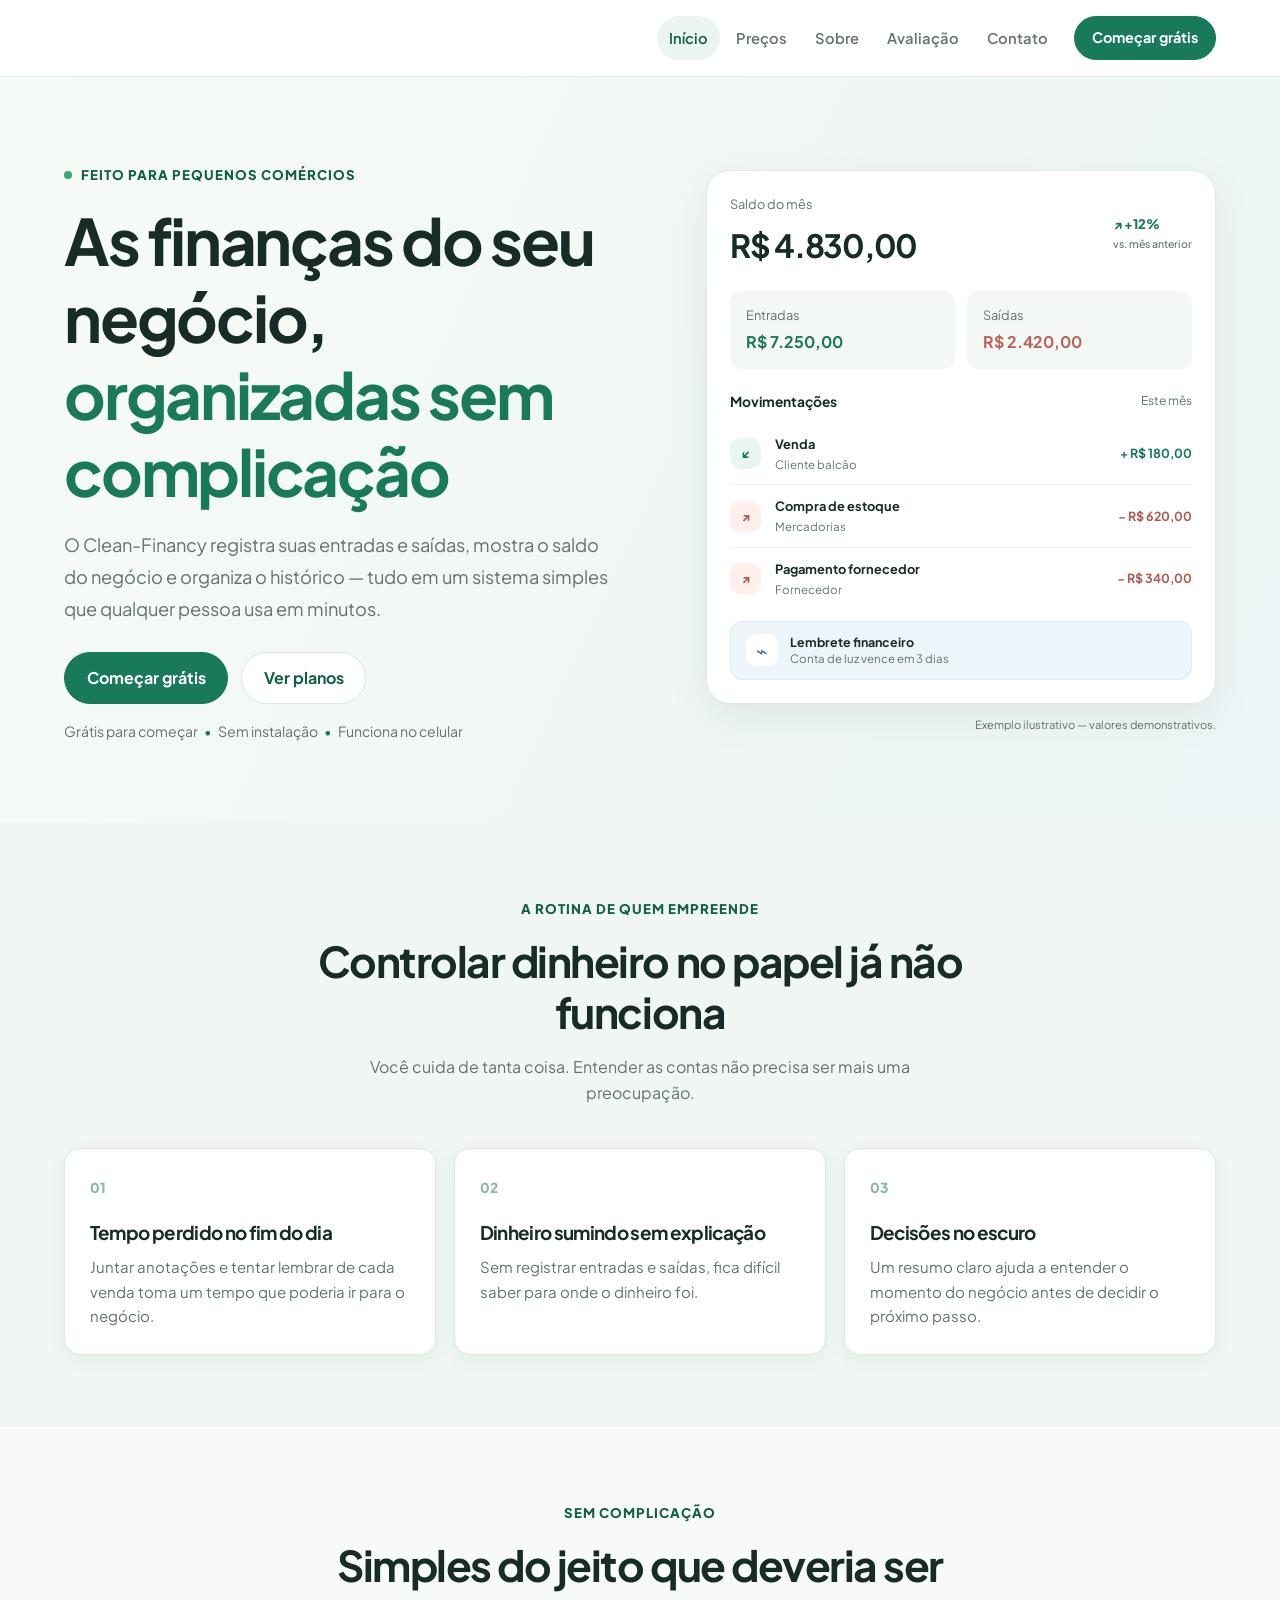
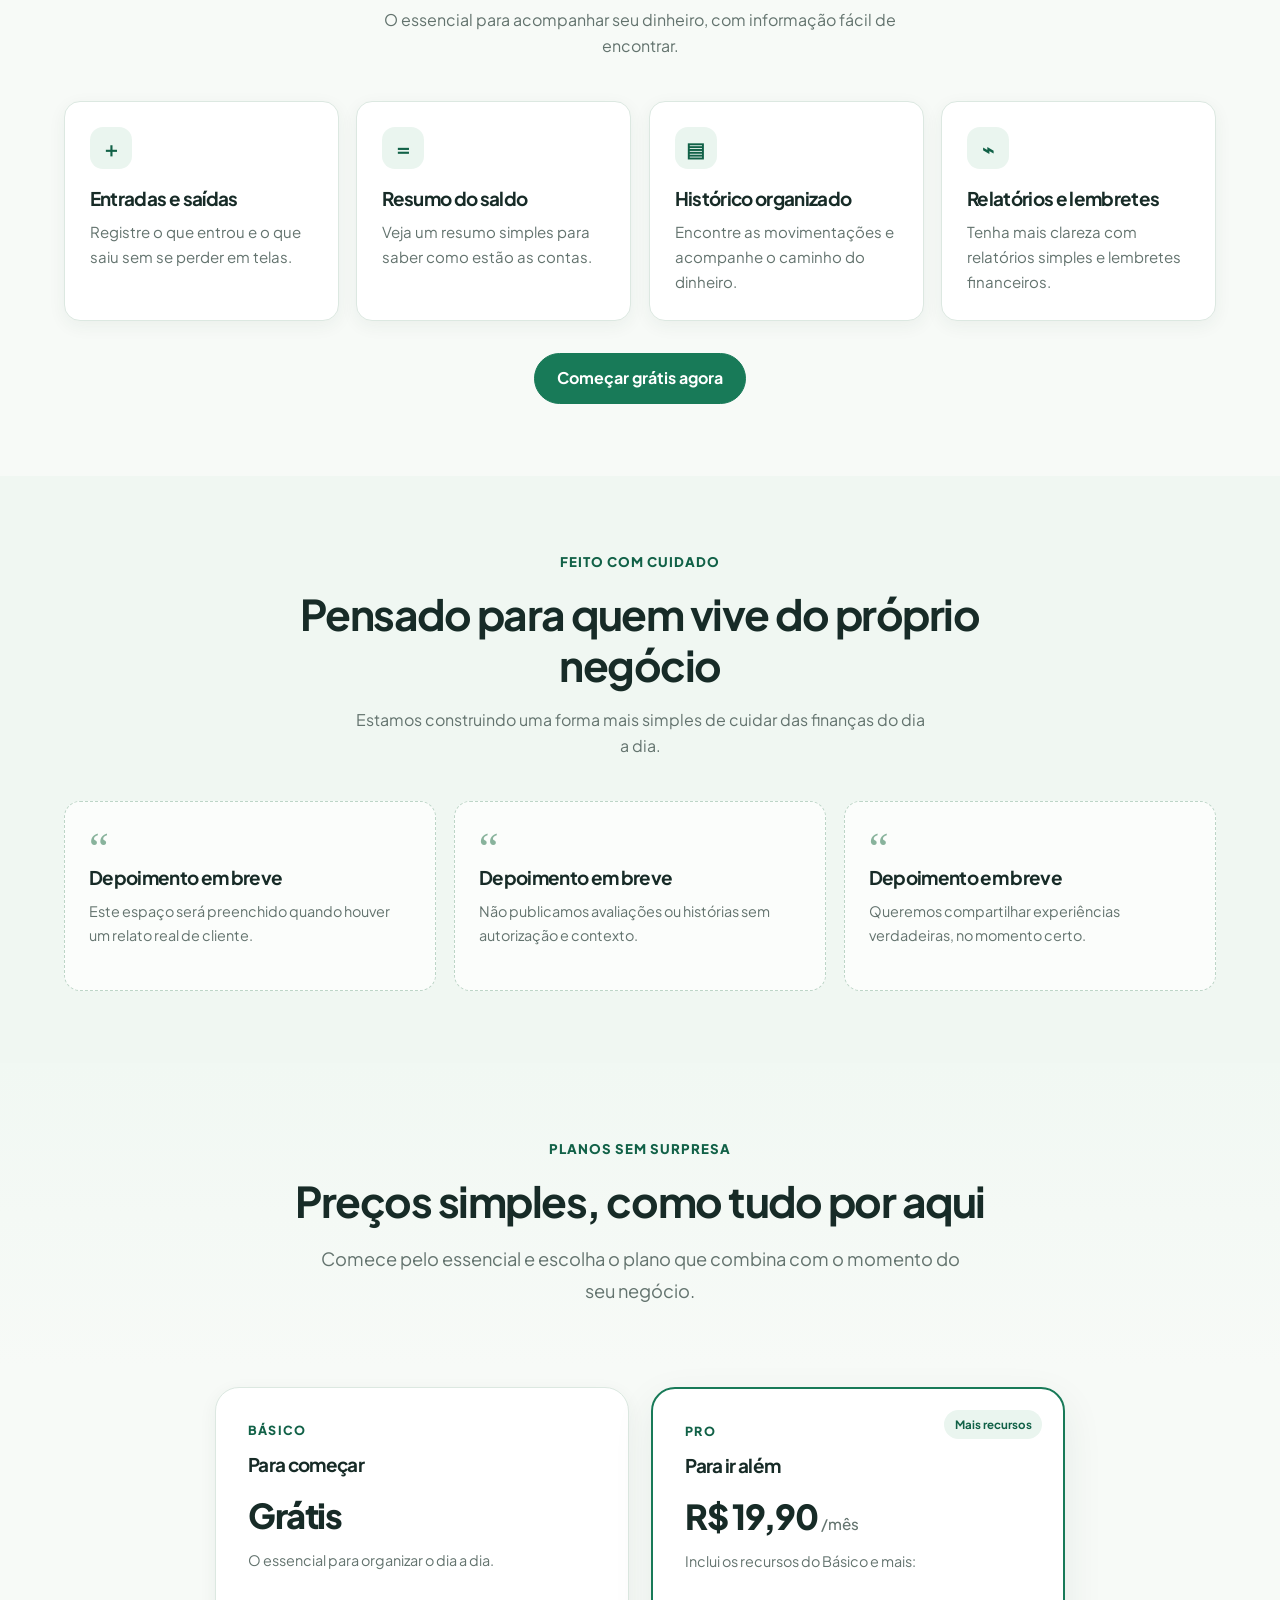
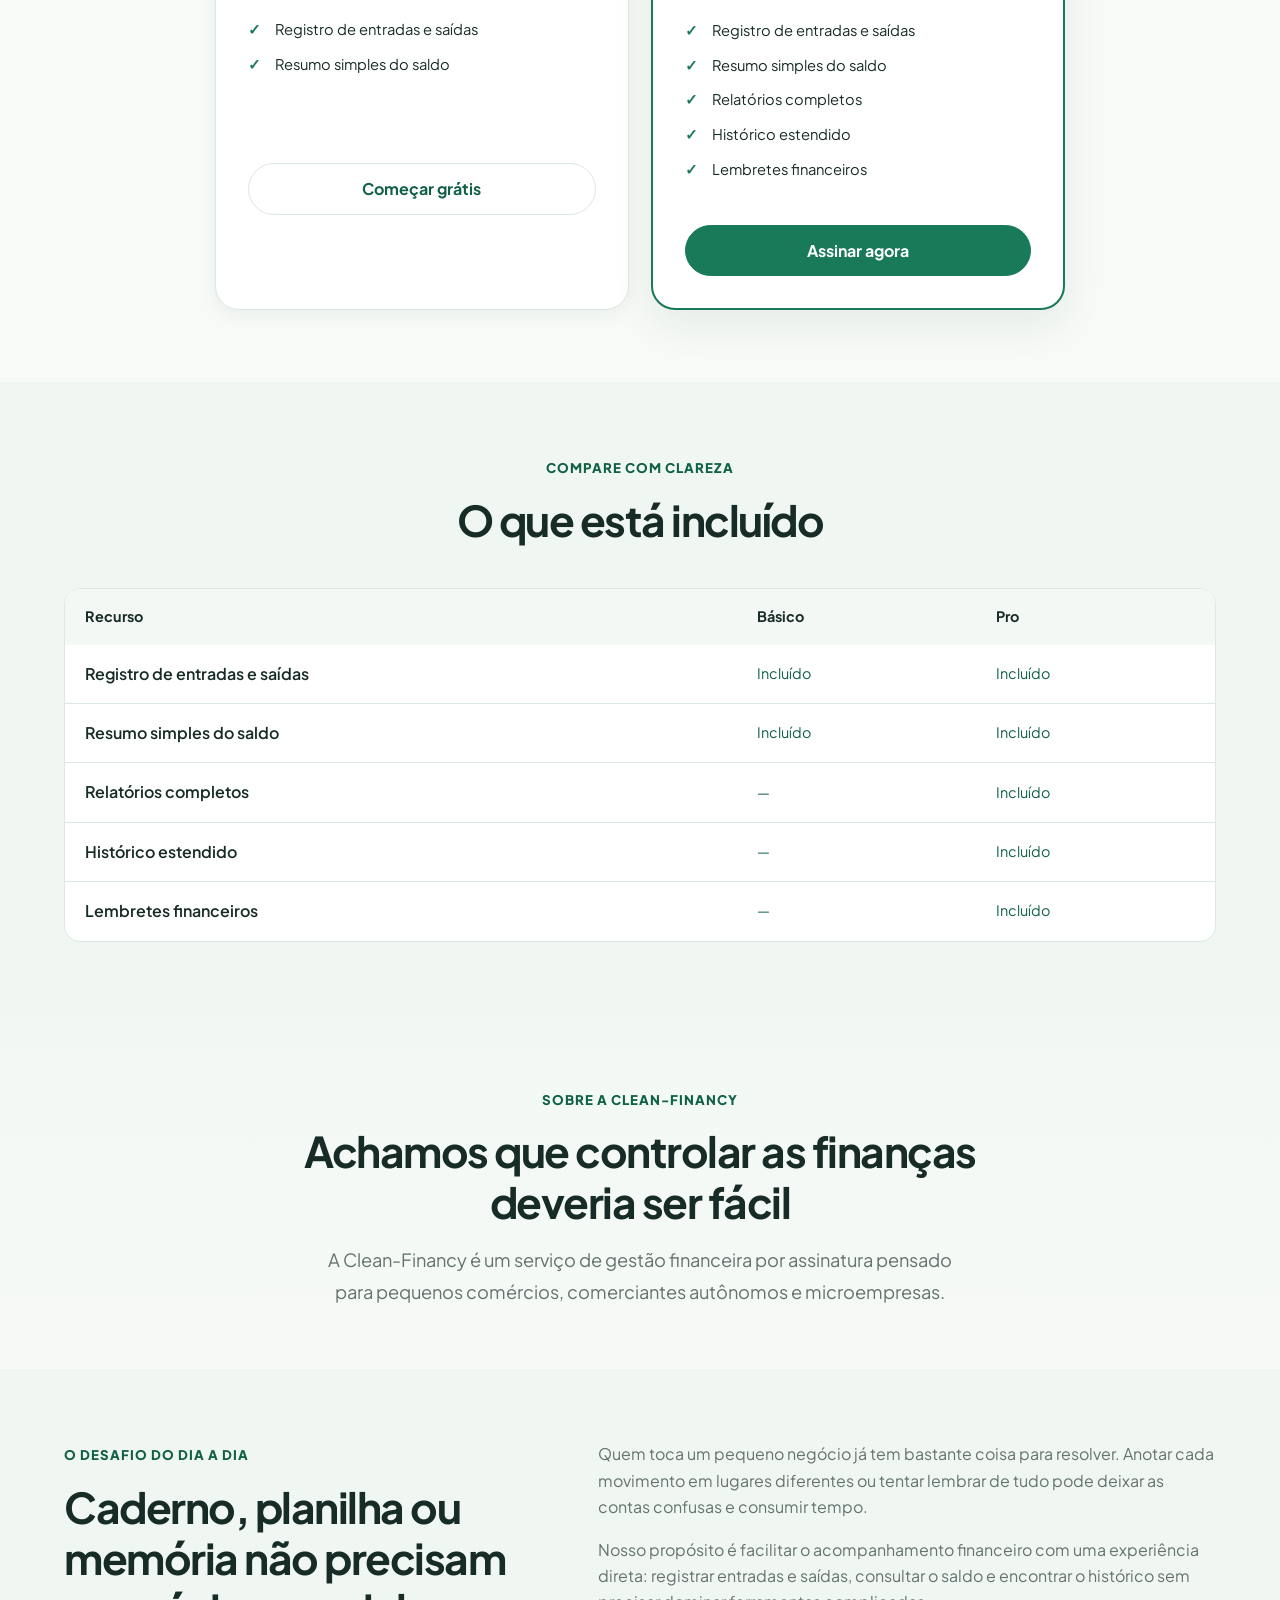
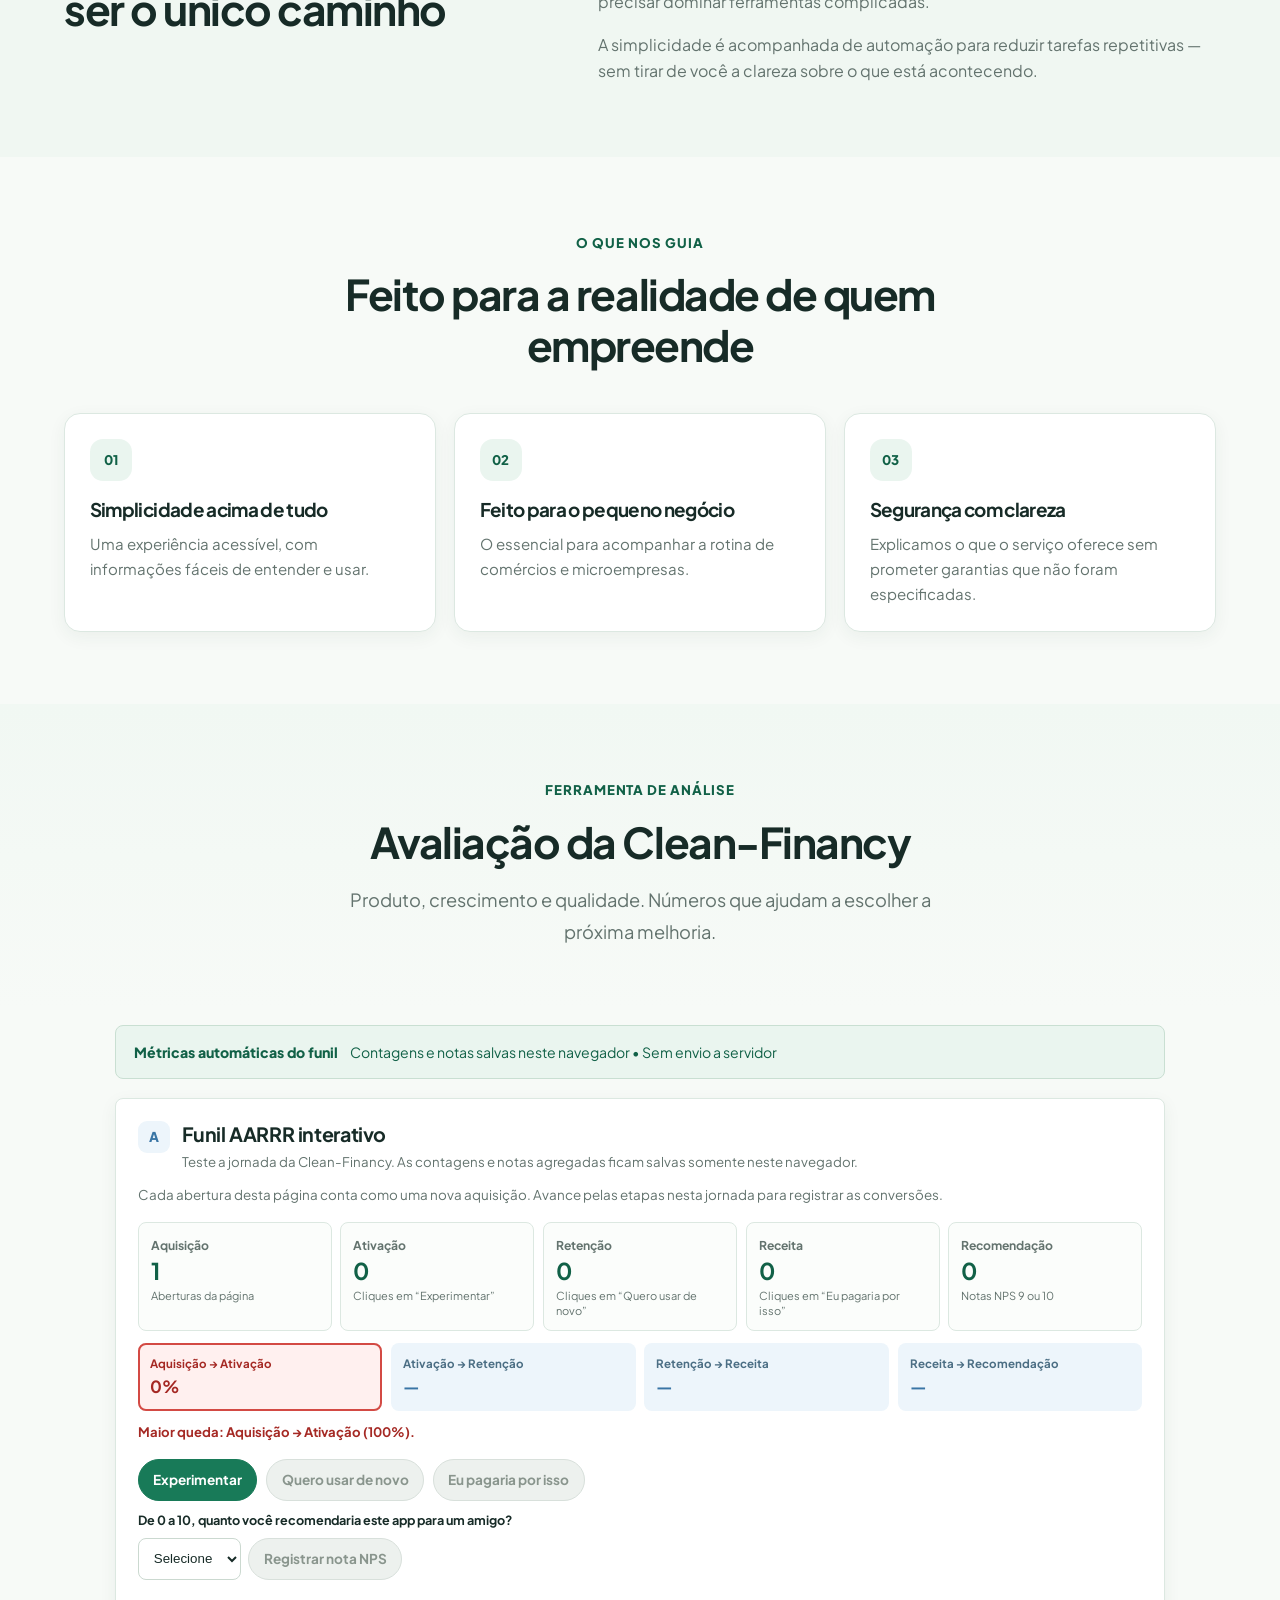
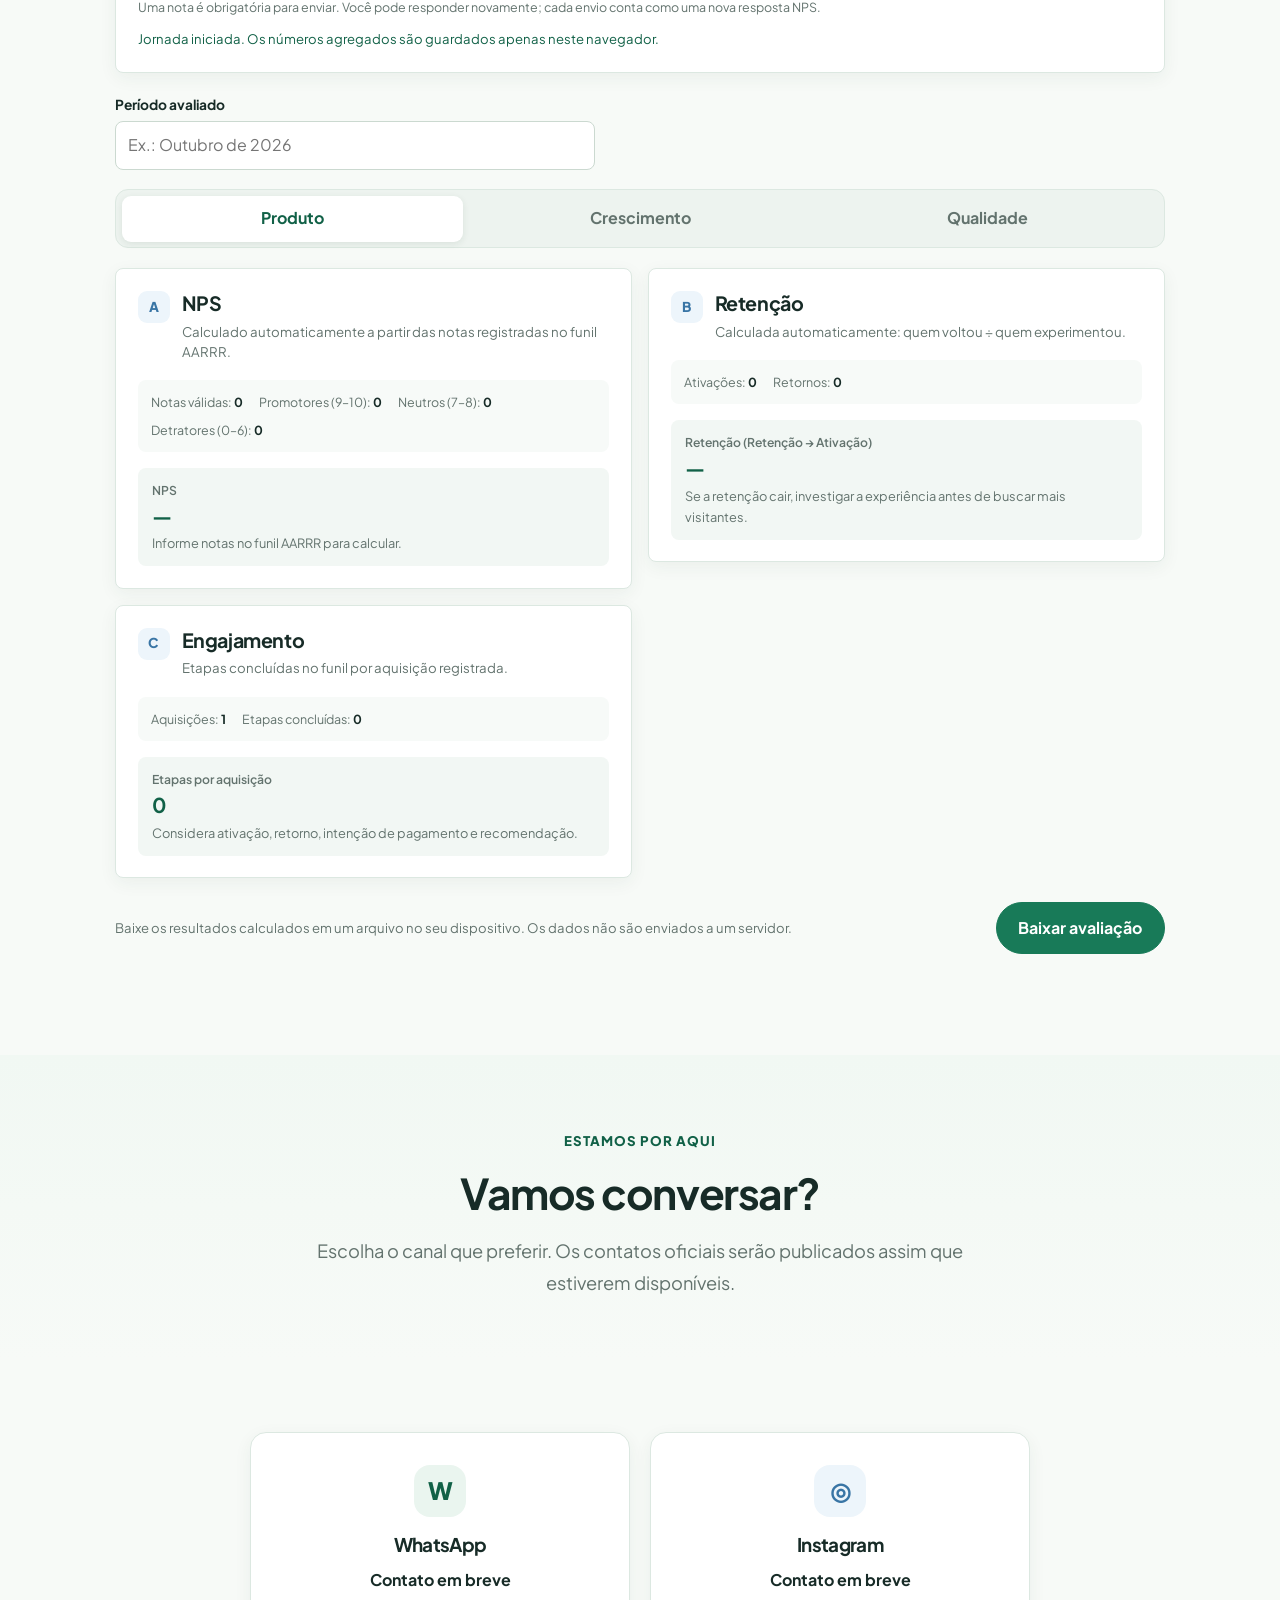
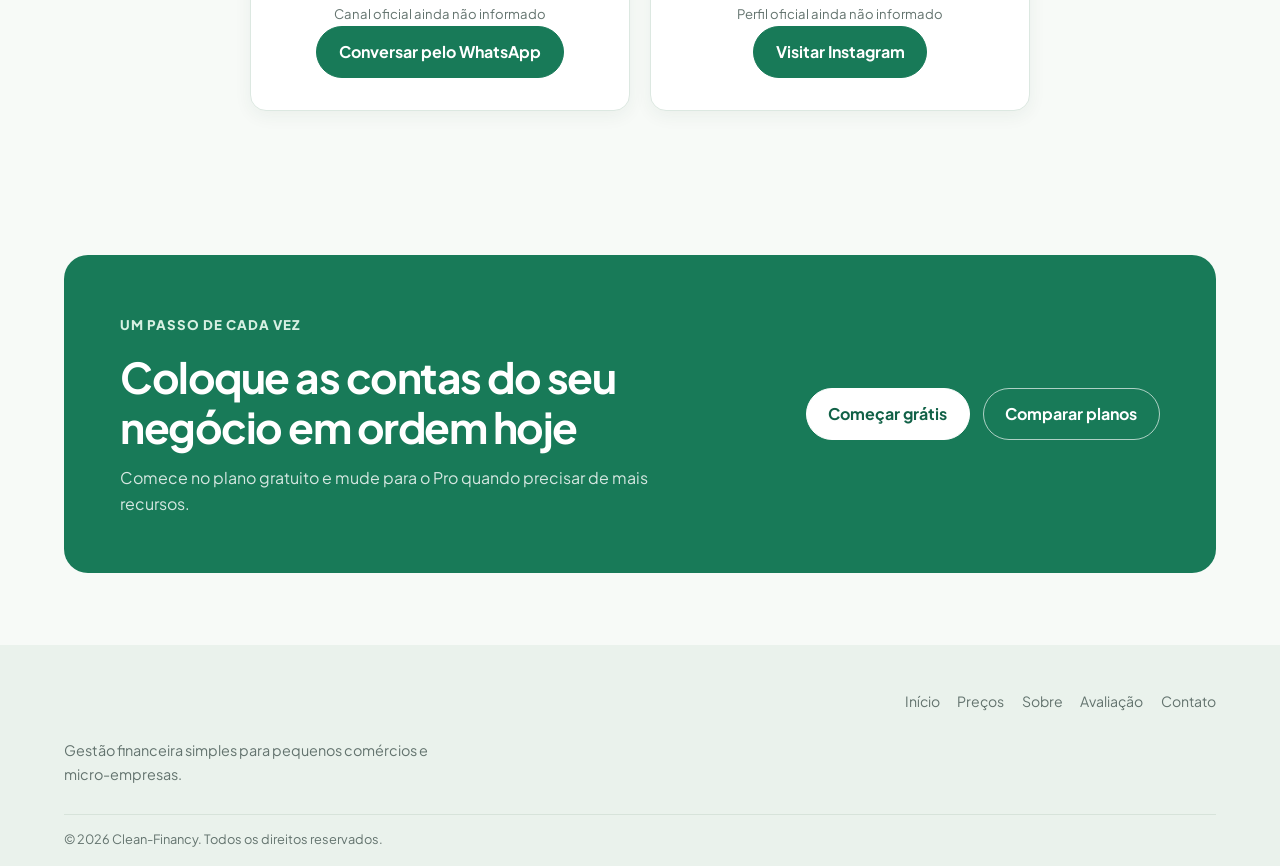
<file: index.html>
<!doctype html>
<html lang="pt-BR">
<head>
  <meta charset="utf-8">
  <meta name="viewport" content="width=device-width, initial-scale=1">
  <title>Clean-Financy | Gestão financeira simples</title>
  <meta name="description" content="Conheça a Clean-Financy, compare planos, avalie a jornada AARRR e encontre nossos canais de contato.">
  <meta property="og:title" content="Clean-Financy | Gestão financeira simples">
  <meta property="og:description" content="Uma forma simples de acompanhar as finanças do seu pequeno negócio.">
  <meta property="og:type" content="website">
  <meta name="twitter:card" content="summary">
  <link rel="preconnect" href="https://fonts.googleapis.com">
  <link rel="preconnect" href="https://fonts.gstatic.com" crossorigin>
  <link href="https://fonts.googleapis.com/css2?family=Plus+Jakarta+Sans:wght@400;500;600;700;800&display=swap" rel="stylesheet">
  <link rel="icon" href="assets/favicon.svg" type="image/svg+xml">
  <link rel="stylesheet" href="css/styles.css">
  <script src="js/main.js" defer></script>
  <script src="js/avaliacao.js" defer></script>
</head>
<body data-page="unica-pagina">
  <a class="skip-link" href="#conteudo">Pular para o conteúdo</a>
  <header class="site-header">
    <div class="container header-inner">
      <a class="brand" href="#inicio" aria-label="Clean-Financy, início"><img src="assets/logo.svg" alt="Clean-Financy"></a>
      <button class="menu-toggle" type="button" aria-expanded="false" aria-controls="site-nav"><span class="menu-icon" aria-hidden="true"></span><span class="sr-only">Abrir menu</span></button>
      <nav class="site-nav" id="site-nav" aria-label="Navegação principal">
        <a href="#inicio" aria-current="page">Início</a><a href="#precos">Preços</a><a href="#sobre">Sobre</a><a href="#avaliacao">Avaliação</a><a href="#contato">Contato</a>
        <a class="button button-small" href="#precos">Começar grátis</a>
      </nav>
    </div>
  </header>
  <main id="conteudo">
    <section class="hero section-space" id="inicio">
      <div class="container hero-grid">
        <div class="hero-copy">
          <span class="eyebrow"><span class="eyebrow-dot" aria-hidden="true"></span>Feito para pequenos comércios</span>
          <h1>As finanças do seu negócio, <span>organizadas sem complicação</span></h1>
          <p class="lead">O Clean-Financy registra suas entradas e saídas, mostra o saldo do negócio e organiza o histórico — tudo em um sistema simples que qualquer pessoa usa em minutos.</p>
          <div class="button-row"><a class="button" href="#precos">Começar grátis</a><a class="button button-secondary" href="#precos">Ver planos</a></div>
          <p class="hero-note">Grátis para começar <span aria-hidden="true">•</span> Sem instalação <span aria-hidden="true">•</span> Funciona no celular</p>
        </div>
        <div class="dashboard-wrap" aria-label="Exemplo ilustrativo de painel financeiro">
          <div class="dashboard-card">
            <div class="dashboard-top"><div><span class="muted-label">Saldo do mês</span><strong class="balance">R$ 4.830,00</strong></div><span class="trend">↗ +12% <small>vs. mês anterior</small></span></div>
            <div class="summary-grid"><div class="summary-tile income"><span>Entradas</span><strong>R$ 7.250,00</strong></div><div class="summary-tile expense"><span>Saídas</span><strong>R$ 2.420,00</strong></div></div>
            <div class="transactions"><div class="transactions-heading"><strong>Movimentações</strong><span>Este mês</span></div>
              <div class="transaction"><span class="transaction-icon icon-in" aria-hidden="true">↙</span><span class="transaction-name">Venda<small>Cliente balcão</small></span><strong class="positive">+ R$ 180,00</strong></div>
              <div class="transaction"><span class="transaction-icon icon-out" aria-hidden="true">↗</span><span class="transaction-name">Compra de estoque<small>Mercadorias</small></span><strong class="negative">− R$ 620,00</strong></div>
              <div class="transaction"><span class="transaction-icon icon-out" aria-hidden="true">↗</span><span class="transaction-name">Pagamento fornecedor<small>Fornecedor</small></span><strong class="negative">− R$ 340,00</strong></div>
            </div>
            <div class="reminder"><span class="reminder-icon" aria-hidden="true">⌁</span><span><strong>Lembrete financeiro</strong><small>Conta de luz vence em 3 dias</small></span></div>
          </div>
          <p class="illustration-caption">Exemplo ilustrativo — valores demonstrativos.</p>
        </div>
      </div>
    </section>
    <section class="section-space section-muted">
      <div class="container">
        <div class="section-heading"><span class="eyebrow">A rotina de quem empreende</span><h2>Controlar dinheiro no papel já não funciona</h2><p>Você cuida de tanta coisa. Entender as contas não precisa ser mais uma preocupação.</p></div>
        <div class="three-grid problem-grid">
          <article class="feature-card"><span class="feature-number">01</span><h3>Tempo perdido no fim do dia</h3><p>Juntar anotações e tentar lembrar de cada venda toma um tempo que poderia ir para o negócio.</p></article>
          <article class="feature-card"><span class="feature-number">02</span><h3>Dinheiro sumindo sem explicação</h3><p>Sem registrar entradas e saídas, fica difícil saber para onde o dinheiro foi.</p></article>
          <article class="feature-card"><span class="feature-number">03</span><h3>Decisões no escuro</h3><p>Um resumo claro ajuda a entender o momento do negócio antes de decidir o próximo passo.</p></article>
        </div>
      </div>
    </section>
    <section class="section-space">
      <div class="container">
        <div class="section-heading"><span class="eyebrow">Sem complicação</span><h2>Simples do jeito que deveria ser</h2><p>O essencial para acompanhar seu dinheiro, com informação fácil de encontrar.</p></div>
        <div class="four-grid">
          <article class="feature-card"><span class="feature-icon" aria-hidden="true">＋</span><h3>Entradas e saídas</h3><p>Registre o que entrou e o que saiu sem se perder em telas.</p></article>
          <article class="feature-card"><span class="feature-icon" aria-hidden="true">＝</span><h3>Resumo do saldo</h3><p>Veja um resumo simples para saber como estão as contas.</p></article>
          <article class="feature-card"><span class="feature-icon" aria-hidden="true">▤</span><h3>Histórico organizado</h3><p>Encontre as movimentações e acompanhe o caminho do dinheiro.</p></article>
          <article class="feature-card"><span class="feature-icon" aria-hidden="true">⌁</span><h3>Relatórios e lembretes</h3><p>Tenha mais clareza com relatórios simples e lembretes financeiros.</p></article>
        </div>
        <div class="center-action"><a class="button" href="#precos">Começar grátis agora</a></div>
      </div>
    </section>
    <section class="section-space section-muted">
      <div class="container">
        <div class="section-heading"><span class="eyebrow">Feito com cuidado</span><h2>Pensado para quem vive do próprio negócio</h2><p>Estamos construindo uma forma mais simples de cuidar das finanças do dia a dia.</p></div>
        <div class="three-grid testimonials"><article><span aria-hidden="true">“</span><h3>Depoimento em breve</h3><p>Este espaço será preenchido quando houver um relato real de cliente.</p></article><article><span aria-hidden="true">“</span><h3>Depoimento em breve</h3><p>Não publicamos avaliações ou histórias sem autorização e contexto.</p></article><article><span aria-hidden="true">“</span><h3>Depoimento em breve</h3><p>Queremos compartilhar experiências verdadeiras, no momento certo.</p></article></div>
      </div>
    </section>
    <section class="page-hero section-space" id="precos"><div class="container narrow center"><span class="eyebrow">Planos sem surpresa</span><h2>Preços simples, como tudo por aqui</h2><p class="lead">Comece pelo essencial e escolha o plano que combina com o momento do seu negócio.</p></div></section>
    <section class="section-space pricing-section"><div class="container"><div class="pricing-grid">
      <article class="price-card"><span class="plan-label">BÁSICO</span><h3>Para começar</h3><p class="price">Grátis</p><p class="muted">O essencial para organizar o dia a dia.</p><ul class="check-list"><li>Registro de entradas e saídas</li><li>Resumo simples do saldo</li></ul><a class="button button-secondary full-width" href="#contato">Começar grátis</a></article>
      <article class="price-card price-card-featured"><span class="popular-label">Mais recursos</span><span class="plan-label">PRO</span><h3>Para ir além</h3><p class="price">R$ 19,90<small>/mês</small></p><p class="muted">Inclui os recursos do Básico e mais:</p><ul class="check-list"><li>Registro de entradas e saídas</li><li>Resumo simples do saldo</li><li>Relatórios completos</li><li>Histórico estendido</li><li>Lembretes financeiros</li></ul><a class="button full-width" href="#contato">Assinar agora</a></article>
    </div></div></section>
    <section class="section-space section-muted"><div class="container"><div class="section-heading"><span class="eyebrow">Compare com clareza</span><h2>O que está incluído</h2></div><div class="comparison-wrap"><table class="comparison-table"><thead><tr><th scope="col">Recurso</th><th scope="col">Básico</th><th scope="col">Pro</th></tr></thead><tbody><tr><th scope="row">Registro de entradas e saídas</th><td>Incluído</td><td>Incluído</td></tr><tr><th scope="row">Resumo simples do saldo</th><td>Incluído</td><td>Incluído</td></tr><tr><th scope="row">Relatórios completos</th><td>—</td><td>Incluído</td></tr><tr><th scope="row">Histórico estendido</th><td>—</td><td>Incluído</td></tr><tr><th scope="row">Lembretes financeiros</th><td>—</td><td>Incluído</td></tr></tbody></table></div></div></section>

    <section class="page-hero section-space" id="sobre"><div class="container narrow center"><span class="eyebrow">Sobre a Clean-Financy</span><h2>Achamos que controlar as finanças deveria ser fácil</h2><p class="lead">A Clean-Financy é um serviço de gestão financeira por assinatura pensado para pequenos comércios, comerciantes autônomos e microempresas.</p></div></section>
    <section class="section-space section-muted"><div class="container story-grid"><div><span class="eyebrow">O desafio do dia a dia</span><h2>Caderno, planilha ou memória não precisam ser o único caminho</h2></div><div><p>Quem toca um pequeno negócio já tem bastante coisa para resolver. Anotar cada movimento em lugares diferentes ou tentar lembrar de tudo pode deixar as contas confusas e consumir tempo.</p><p>Nosso propósito é facilitar o acompanhamento financeiro com uma experiência direta: registrar entradas e saídas, consultar o saldo e encontrar o histórico sem precisar dominar ferramentas complicadas.</p><p>A simplicidade é acompanhada de automação para reduzir tarefas repetitivas — sem tirar de você a clareza sobre o que está acontecendo.</p></div></div></section>
    <section class="section-space"><div class="container"><div class="section-heading"><span class="eyebrow">O que nos guia</span><h2>Feito para a realidade de quem empreende</h2></div><div class="three-grid"><article class="feature-card pillar-card"><span class="feature-icon" aria-hidden="true">01</span><h3>Simplicidade acima de tudo</h3><p>Uma experiência acessível, com informações fáceis de entender e usar.</p></article><article class="feature-card pillar-card"><span class="feature-icon" aria-hidden="true">02</span><h3>Feito para o pequeno negócio</h3><p>O essencial para acompanhar a rotina de comércios e microempresas.</p></article><article class="feature-card pillar-card"><span class="feature-icon" aria-hidden="true">03</span><h3>Segurança com clareza</h3><p>Explicamos o que o serviço oferece sem prometer garantias que não foram especificadas.</p></article></div></div></section>

    <section class="page-hero section-space" id="avaliacao"><div class="container narrow center"><span class="eyebrow">Ferramenta de análise</span><h2>Avaliação da Clean-Financy</h2><p class="lead">Produto, crescimento e qualidade. Números que ajudam a escolher a próxima melhoria.</p></div></section>
    <section class="section-space evaluation-section"><div class="container evaluation-container">
      <div class="evaluation-notice" role="note"><strong>Métricas automáticas do funil</strong><span>Contagens e notas salvas neste navegador • Sem envio a servidor</span></div>
      <section class="usage-funnel metric-card" aria-labelledby="usage-funnel-title">
        <div class="metric-heading"><span class="metric-letter" aria-hidden="true">A</span><div><h2 id="usage-funnel-title">Funil AARRR interativo</h2><p>Teste a jornada da Clean-Financy. As contagens e notas agregadas ficam salvas somente neste navegador.</p></div></div>
        <p class="usage-funnel-note">Cada abertura desta página conta como uma nova aquisição. Avance pelas etapas nesta jornada para registrar as conversões.</p>
        <div class="usage-stage-grid" aria-live="polite">
          <article class="usage-stage"><span>Aquisição</span><strong data-usage-count="acquisition">0</strong><small>Aberturas da página</small></article>
          <article class="usage-stage"><span>Ativação</span><strong data-usage-count="activation">0</strong><small>Cliques em “Experimentar”</small></article>
          <article class="usage-stage"><span>Retenção</span><strong data-usage-count="retention">0</strong><small>Cliques em “Quero usar de novo”</small></article>
          <article class="usage-stage"><span>Receita</span><strong data-usage-count="revenue">0</strong><small>Cliques em “Eu pagaria por isso”</small></article>
          <article class="usage-stage"><span>Recomendação</span><strong data-usage-count="recommendation">0</strong><small>Notas NPS 9 ou 10</small></article>
        </div>
        <div class="usage-conversions" aria-live="polite">
          <div class="usage-conversion" data-usage-conversion="activation"><span>Aquisição → Ativação</span><strong data-usage-rate="activation">—</strong></div>
          <div class="usage-conversion" data-usage-conversion="retention"><span>Ativação → Retenção</span><strong data-usage-rate="retention">—</strong></div>
          <div class="usage-conversion" data-usage-conversion="revenue"><span>Retenção → Receita</span><strong data-usage-rate="revenue">—</strong></div>
          <div class="usage-conversion" data-usage-conversion="recommendation"><span>Receita → Recomendação</span><strong data-usage-rate="recommendation">—</strong></div>
        </div>
        <p class="usage-drop" data-usage-drop aria-live="polite">A maior queda será destacada quando houver conversões para comparar.</p>
        <div class="usage-actions">
          <button class="button" type="button" data-usage-action="activation">Experimentar</button>
          <button class="button" type="button" data-usage-action="retention" disabled>Quero usar de novo</button>
          <button class="button" type="button" data-usage-action="revenue" disabled>Eu pagaria por isso</button>
          <div class="usage-rating"><label for="usage-nps">De 0 a 10, quanto você recomendaria este app para um amigo?</label><select id="usage-nps" aria-label="Nota de recomendação de 0 a 10" required><option value="">Selecione</option><option value="0">0</option><option value="1">1</option><option value="2">2</option><option value="3">3</option><option value="4">4</option><option value="5">5</option><option value="6">6</option><option value="7">7</option><option value="8">8</option><option value="9">9</option><option value="10">10</option></select><button class="button button-secondary" type="button" data-usage-action="recommendation" disabled>Registrar nota NPS</button></div>
          <p class="usage-rating-note">Uma nota é obrigatória para enviar. Você pode responder novamente; cada envio conta como uma nova resposta NPS.</p>
        </div>
        <p class="usage-status" data-usage-status role="status" aria-live="polite"></p>
      </section>
      <div class="evaluation-top"><div class="field field-period"><label for="period">Período avaliado</label><input id="period" data-field="period" data-label="Período avaliado" type="text" placeholder="Ex.: Outubro de 2026"></div></div>
      <div class="tabs" role="tablist" aria-label="Categorias da avaliação"><button id="tab-product" class="tab-button" type="button" role="tab" aria-selected="true" aria-controls="panel-product" tabindex="0">Produto</button><button id="tab-growth" class="tab-button" type="button" role="tab" aria-selected="false" aria-controls="panel-growth" tabindex="-1">Crescimento</button><button id="tab-quality" class="tab-button" type="button" role="tab" aria-selected="false" aria-controls="panel-quality" tabindex="-1">Qualidade</button></div>
      <div class="tab-panel" id="panel-product" role="tabpanel" aria-labelledby="tab-product"><div class="metrics-grid">
        <section class="metric-card"><div class="metric-heading"><span class="metric-letter">A</span><div><h2>NPS</h2><p>Calculado automaticamente a partir das notas registradas no funil AARRR.</p></div></div><div class="nps-breakdown" aria-live="polite"><span>Notas válidas: <strong data-nps-count>0</strong></span><span>Promotores (9–10): <strong data-nps-promoters>0</strong></span><span>Neutros (7–8): <strong data-nps-neutrals>0</strong></span><span>Detratores (0–6): <strong data-nps-detractors>0</strong></span></div><div class="metric-result"><span>NPS</span><strong data-result="nps">—</strong><p data-result="npsMeaning" aria-live="polite">Informe notas no funil AARRR para calcular.</p></div></section>
        <section class="metric-card"><div class="metric-heading"><span class="metric-letter">B</span><div><h2>Retenção</h2><p>Calculada automaticamente: quem voltou ÷ quem experimentou.</p></div></div><div class="nps-breakdown"><span>Ativações: <strong data-product-count="activation">0</strong></span><span>Retornos: <strong data-product-count="retention">0</strong></span></div><div class="metric-result"><span>Retenção (Retenção → Ativação)</span><strong data-result="retention">—</strong><p>Se a retenção cair, investigar a experiência antes de buscar mais visitantes.</p></div></section>
        <section class="metric-card"><div class="metric-heading"><span class="metric-letter">C</span><div><h2>Engajamento</h2><p>Etapas concluídas no funil por aquisição registrada.</p></div></div><div class="nps-breakdown"><span>Aquisições: <strong data-product-count="acquisition">0</strong></span><span>Etapas concluídas: <strong data-product-count="engagementActions">0</strong></span></div><div class="metric-result"><span>Etapas por aquisição</span><strong data-result="engagement">—</strong><p>Considera ativação, retorno, intenção de pagamento e recomendação.</p></div></section>
      </div></div>
      <div class="tab-panel" id="panel-growth" role="tabpanel" aria-labelledby="tab-growth" hidden><div class="metrics-grid">
        <section class="metric-card"><div class="metric-heading"><span class="metric-letter">A</span><div><h2>Aquisições</h2><p>Variação diária baseada nas aberturas registradas automaticamente.</p></div></div><div class="funnel-results"><div class="metric-result"><span>Hoje</span><strong data-result="acquisitionsToday">0</strong></div><div class="metric-result"><span>Ontem</span><strong data-result="acquisitionsYesterday">0</strong></div></div><div class="metric-result"><span>Variação em relação a ontem</span><strong data-result="acquisitionGrowth">—</strong><p data-result="acquisitionGrowthNote" aria-live="polite">—</p></div></section>
        <section class="metric-card"><div class="metric-heading"><span class="metric-letter">B</span><div><h2>Atividade acumulada</h2><p>Totais das etapas registradas desde o início do acompanhamento.</p></div></div><div class="nps-breakdown"><span>Aquisições: <strong data-growth-count="acquisition">0</strong></span><span>Ativações: <strong data-growth-count="activation">0</strong></span><span>Retornos: <strong data-growth-count="retention">0</strong></span><span>Intenção de pagamento: <strong data-growth-count="revenue">0</strong></span><span>Recomendações: <strong data-growth-count="recommendation">0</strong></span></div></section>
      </div></div>
      <div class="tab-panel" id="panel-quality" role="tabpanel" aria-labelledby="tab-quality" hidden><div class="metrics-grid">
        <section class="metric-card metric-card-wide"><div class="metric-heading"><span class="metric-letter">A</span><div><h2>Conversões da jornada</h2><p>Indicadores automáticos da experiência em cada passagem do funil.</p></div></div><div class="funnel-results">
          <div class="metric-result"><span>Aquisição → Ativação</span><strong data-quality-rate="activation">—</strong><p><span data-quality-count="activation">0</span> ativações em <span data-quality-count="acquisition">0</span> aquisições</p></div>
          <div class="metric-result"><span>Ativação → Retenção</span><strong data-quality-rate="retention">—</strong><p><span data-quality-count="retention">0</span> retornos em <span data-quality-count="activation">0</span> ativações</p></div>
          <div class="metric-result"><span>Retenção → Receita</span><strong data-quality-rate="revenue">—</strong><p><span data-quality-count="revenue">0</span> intenções em <span data-quality-count="retention">0</span> retornos</p></div>
          <div class="metric-result"><span>Receita → Recomendação</span><strong data-quality-rate="recommendation">—</strong><p><span data-quality-count="recommendation">0</span> promotores em <span data-quality-count="revenue">0</span> intenções</p></div>
        </div><p class="quality-warning">Essas conversões indicam atrito na jornada. Não representam medições de desempenho técnico, bugs ou qualidade de código.</p></section>
      </div></div>
      <div class="evaluation-export"><p>Baixe os resultados calculados em um arquivo no seu dispositivo. Os dados não são enviados a um servidor.</p><button class="button" type="button" id="download-evaluation">Baixar avaliação</button></div>
      <p class="download-status" id="download-status" aria-live="polite"></p>
    </div></section>

    <section class="page-hero section-space" id="contato"><div class="container narrow center"><span class="eyebrow">Estamos por aqui</span><h2>Vamos conversar?</h2><p class="lead">Escolha o canal que preferir. Os contatos oficiais serão publicados assim que estiverem disponíveis.</p></div></section>
    <section class="section-space contact-section"><div class="container contact-grid"><article class="contact-card" data-contact="whatsapp"><span class="contact-symbol" aria-hidden="true">W</span><h3>WhatsApp</h3><p data-contact-status>Contato em breve</p><span class="contact-status" data-contact-detail>Canal oficial ainda não informado</span><a class="button contact-link" data-contact-link hidden rel="noopener noreferrer">Conversar pelo WhatsApp</a></article><article class="contact-card" data-contact="instagram"><span class="contact-symbol instagram-symbol" aria-hidden="true">◎</span><h3>Instagram</h3><p data-contact-status>Contato em breve</p><span class="contact-status" data-contact-detail>Perfil oficial ainda não informado</span><a class="button contact-link" data-contact-link hidden rel="noopener noreferrer">Visitar Instagram</a></article></div></section>
    <section class="section-space"><div class="container cta-band"><div><span class="eyebrow eyebrow-light">Um passo de cada vez</span><h2>Coloque as contas do seu negócio em ordem hoje</h2><p>Comece no plano gratuito e mude para o Pro quando precisar de mais recursos.</p></div><div class="button-row"><a class="button button-white" href="#precos">Começar grátis</a><a class="button button-outline-light" href="#precos">Comparar planos</a></div></div></section>
  </main>
  <footer class="site-footer"><div class="container"><div class="footer-main"><div class="footer-brand"><a class="brand" href="#inicio"><img src="assets/logo.svg" alt="Clean-Financy"></a><p>Gestão financeira simples para pequenos comércios e micro-empresas.</p></div><nav class="footer-links" aria-label="Navegação do rodapé"><a href="#inicio">Início</a><a href="#precos">Preços</a><a href="#sobre">Sobre</a><a href="#avaliacao">Avaliação</a><a href="#contato">Contato</a></nav></div><div class="footer-bottom"><span>© <span data-current-year></span> Clean-Financy. Todos os direitos reservados.</span></div></div></footer>
</body>
</html>
</file>
<file: css/styles.css>
:root {
  color-scheme: light;
  --color-ink: #172b27;
  --color-muted: #63736e;
  --color-green: #187a58;
  --color-green-dark: #116147;
  --color-green-soft: #eaf5ef;
  --color-blue: #3975a5;
  --color-blue-soft: #edf5fb;
  --color-line: #dce8e1;
  --color-paper: #ffffff;
  --color-bg: #f7faf7;
  --color-bg-green: #f0f7f2;
  --shadow-card: 0 14px 40px rgba(29, 65, 49, .08);
  --shadow-soft: 0 5px 18px rgba(29, 65, 49, .06);
  --radius-sm: 8px;
  --radius-md: 16px;
  --radius-lg: 24px;
  --radius-pill: 999px;
  --space-1: .5rem;
  --space-2: 1rem;
  --space-3: 1.5rem;
  --space-4: 2rem;
  --space-5: 3rem;
  --space-6: 4.5rem;
  --content-width: 1152px;
}

* { box-sizing: border-box; }
html { scroll-behavior: smooth; scroll-padding-top: 6rem; }
body {
  margin: 0;
  background: var(--color-bg);
  color: var(--color-ink);
  font-family: "Plus Jakarta Sans", "Segoe UI", sans-serif;
  font-size: 16px;
  line-height: 1.65;
  -webkit-font-smoothing: antialiased;
}
img { max-width: 100%; }
a { color: var(--color-green-dark); text-decoration-thickness: .08em; text-underline-offset: .18em; }
a:hover { color: var(--color-blue); }
button, input, textarea { font: inherit; }
button, a { -webkit-tap-highlight-color: transparent; }
:focus-visible { outline: 3px solid #3d91bd; outline-offset: 3px; }
h1, h2, h3, p { margin-top: 0; }
h1, h2, h3 { line-height: 1.2; letter-spacing: -.035em; }
h1 { font-size: clamp(2.35rem, 5vw, 4rem); margin-bottom: 1.25rem; }
h2 { font-size: clamp(1.8rem, 3.5vw, 2.65rem); margin-bottom: 1rem; }
h3 { font-size: 1.18rem; margin-bottom: .7rem; }
p { color: var(--color-muted); }
.container { width: min(var(--content-width), calc(100% - 3rem)); margin-inline: auto; }
.narrow { max-width: 760px; }
.center { text-align: center; }
.section-space { padding-block: var(--space-6); }
.section-muted { background: var(--color-bg-green); }
.lead { max-width: 650px; font-size: 1.14rem; line-height: 1.75; }
.center .lead { margin-inline: auto; }
.sr-only {
  position: absolute; width: 1px; height: 1px; padding: 0; margin: -1px;
  overflow: hidden; clip: rect(0, 0, 0, 0); white-space: nowrap; border: 0;
}
.skip-link { position: fixed; z-index: 1000; top: .5rem; left: .5rem; padding: .7rem 1rem; background: white; border-radius: var(--radius-sm); transform: translateY(-160%); }
.skip-link:focus { transform: translateY(0); }

.site-header { position: sticky; z-index: 20; top: 0; background: rgba(255,255,255,.96); border-bottom: 1px solid rgba(220,232,225,.8); backdrop-filter: blur(12px); }
.header-inner { min-height: 76px; display: flex; align-items: center; justify-content: space-between; gap: 1.5rem; }
.brand { display: inline-flex; align-items: center; flex: 0 0 auto; text-decoration: none; }
.brand img { display: block; width: 178px; height: 42px; object-fit: contain; object-position: left center; }
.site-nav { display: flex; align-items: center; gap: .25rem; }
.site-nav a:not(.button) { padding: .6rem .75rem; color: var(--color-muted); border-radius: var(--radius-pill); font-size: .92rem; font-weight: 600; text-decoration: none; white-space: nowrap; }
.site-nav a:not(.button):hover, .site-nav a[aria-current="page"]:not(.button) { background: var(--color-green-soft); color: var(--color-green-dark); }
.site-nav .button { margin-left: .65rem; }
.menu-toggle { display: none; width: 44px; height: 44px; border: 1px solid var(--color-line); border-radius: 12px; background: white; cursor: pointer; }
.menu-icon, .menu-icon::before, .menu-icon::after { display: block; position: relative; width: 19px; height: 2px; margin: auto; background: var(--color-ink); border-radius: 2px; }
.menu-icon::before, .menu-icon::after { content: ""; position: absolute; left: 0; }
.menu-icon::before { top: -6px; }
.menu-icon::after { top: 6px; }

.button { display: inline-flex; min-height: 48px; align-items: center; justify-content: center; padding: .72rem 1.35rem; border: 1px solid var(--color-green); border-radius: var(--radius-pill); background: var(--color-green); color: white; font-weight: 700; text-align: center; text-decoration: none; cursor: pointer; transition: background-color .18s ease, border-color .18s ease, transform .18s ease; }
.button:hover { background: var(--color-green-dark); border-color: var(--color-green-dark); color: white; transform: translateY(-1px); }
.button-small { min-height: 42px; padding: .55rem 1.05rem; font-size: .9rem; }
.button-secondary { color: var(--color-green-dark); background: white; border-color: var(--color-line); }
.button-secondary:hover { color: var(--color-green-dark); background: var(--color-green-soft); border-color: var(--color-green); }
.button-row { display: flex; flex-wrap: wrap; align-items: center; gap: .8rem; }
.full-width { width: 100%; }

.hero { overflow: hidden; padding-block: 5.2rem 5rem; background: linear-gradient(115deg, #f7fbf7 0%, #f0f7f2 56%, #edf6f7 100%); }
.hero-grid { display: grid; grid-template-columns: minmax(0, 1fr) minmax(390px, .94fr); align-items: center; gap: clamp(2rem, 5vw, 5rem); }
.hero-copy h1 span { color: var(--color-green); }
.hero-copy .lead { margin-bottom: 1.7rem; }
.eyebrow { display: inline-flex; align-items: center; gap: .55rem; margin-bottom: 1rem; color: var(--color-green-dark); font-size: .83rem; font-weight: 800; letter-spacing: .075em; text-transform: uppercase; }
.eyebrow-dot { width: 8px; height: 8px; border-radius: 50%; background: #35a874; }
.hero-note { margin: 1rem 0 0; font-size: .88rem; }
.hero-note span { padding-inline: .25rem; color: var(--color-green); }
.dashboard-wrap { position: relative; max-width: 510px; width: 100%; justify-self: end; }
.dashboard-card { position: relative; padding: 1.45rem; border: 1px solid rgba(220,232,225,.9); border-radius: var(--radius-lg); background: var(--color-paper); box-shadow: var(--shadow-card); }
.dashboard-top { display: flex; justify-content: space-between; align-items: center; gap: 1rem; padding-bottom: 1.2rem; }
.muted-label, .summary-tile > span { display: block; color: var(--color-muted); font-size: .8rem; }
.balance { display: block; margin-top: .25rem; font-size: clamp(1.5rem, 3vw, 2rem); letter-spacing: -.04em; }
.trend { color: var(--color-green); font-size: .82rem; font-weight: 800; white-space: nowrap; }
.trend small { display: block; color: var(--color-muted); font-size: .66rem; font-weight: 500; text-align: right; }
.summary-grid { display: grid; grid-template-columns: 1fr 1fr; gap: .8rem; }
.summary-tile { padding: .85rem 1rem; border-radius: 12px; background: #f3f8f5; }
.summary-tile strong { display: block; margin-top: .2rem; font-size: 1rem; }
.income strong { color: var(--color-green); }
.expense strong { color: #bd6258; }
.transactions { padding-top: 1.4rem; }
.transactions-heading { display: flex; justify-content: space-between; margin-bottom: .55rem; font-size: .86rem; }
.transactions-heading span { color: var(--color-muted); font-size: .75rem; }
.transaction { display: grid; grid-template-columns: 34px minmax(0,1fr) auto; align-items: center; gap: .7rem; padding-block: .67rem; border-bottom: 1px solid #eef2ef; font-size: .8rem; }
.transaction:last-child { border-bottom: 0; }
.transaction-icon { display: grid; width: 31px; height: 31px; place-items: center; border-radius: 10px; font-weight: 800; }
.icon-in { color: var(--color-green); background: var(--color-green-soft); }
.icon-out { color: #b05c54; background: #fff0ed; }
.transaction-name { font-weight: 700; }
.transaction-name small { display: block; color: var(--color-muted); font-size: .72rem; font-weight: 400; }
.transaction strong { font-size: .78rem; white-space: nowrap; }
.positive { color: var(--color-green); }
.negative { color: #ad5b52; }
.reminder { display: flex; align-items: center; gap: .75rem; margin-top: .7rem; padding: .75rem .9rem; border: 1px solid #dcebf1; border-radius: 12px; background: var(--color-blue-soft); }
.reminder-icon { display: grid; width: 32px; height: 32px; place-items: center; flex: 0 0 auto; border-radius: 10px; background: white; color: var(--color-blue); font-size: 1.2rem; }
.reminder strong, .reminder small { display: block; line-height: 1.4; }
.reminder strong { color: var(--color-ink); font-size: .78rem; }
.reminder small { color: var(--color-muted); font-size: .72rem; }
.illustration-caption { margin: .65rem 0 0; text-align: right; font-size: .7rem; }

.section-heading { max-width: 720px; margin: 0 auto 2.6rem; text-align: center; }
.section-heading > p { max-width: 570px; margin: .8rem auto 0; }
.three-grid, .four-grid { display: grid; gap: 1.1rem; }
.three-grid { grid-template-columns: repeat(3, minmax(0, 1fr)); }
.four-grid { grid-template-columns: repeat(4, minmax(0, 1fr)); }
.feature-card { padding: 1.55rem; border: 1px solid var(--color-line); border-radius: var(--radius-md); background: var(--color-paper); box-shadow: var(--shadow-soft); }
.feature-card p { margin-bottom: 0; font-size: .94rem; }
.feature-number { display: inline-block; margin-bottom: 1.35rem; color: #8cb7a3; font-size: .86rem; font-weight: 800; }
.feature-icon { display: grid; width: 42px; height: 42px; place-items: center; margin-bottom: 1.1rem; border-radius: 13px; background: var(--color-green-soft); color: var(--color-green-dark); font-size: 1.25rem; font-weight: 800; }
.center-action { display: flex; justify-content: center; margin-top: 2rem; }
.testimonials article { min-height: 190px; padding: 1.5rem; border: 1px dashed #bdd5c7; border-radius: var(--radius-md); background: rgba(255,255,255,.7); }
.testimonials article > span { display: block; height: 2rem; color: #88b39c; font-family: Georgia, serif; font-size: 2.8rem; line-height: 1; }
.testimonials h3 { margin-top: .5rem; }
.testimonials p { margin-bottom: 0; font-size: .9rem; }
.cta-band { display: flex; align-items: center; justify-content: space-between; gap: 2rem; padding: clamp(2rem, 5vw, 3.5rem); border-radius: var(--radius-lg); background: var(--color-green); color: white; }
.cta-band h2 { max-width: 650px; margin-bottom: .7rem; color: white; }
.cta-band p { max-width: 600px; margin-bottom: 0; color: rgba(255,255,255,.82); }
.eyebrow-light { color: #d6f0e2; }
.button-white { border-color: white; background: white; color: var(--color-green-dark); }
.button-white:hover { border-color: #e5f2eb; background: #e5f2eb; color: var(--color-green-dark); }
.button-outline-light { border-color: rgba(255,255,255,.65); background: transparent; color: white; }
.button-outline-light:hover { border-color: white; background: rgba(255,255,255,.12); color: white; }

.page-hero { padding-bottom: 2.7rem; background: linear-gradient(180deg, #f1f8f3, var(--color-bg)); }
.page-hero h1 { font-size: clamp(2.3rem, 5vw, 3.5rem); }
.pricing-section { padding-top: 1.2rem; }
.pricing-grid { display: grid; max-width: 850px; grid-template-columns: repeat(2, minmax(0, 1fr)); align-items: stretch; gap: 1.4rem; margin: auto; }
.price-card { position: relative; padding: 2rem; border: 1px solid var(--color-line); border-radius: var(--radius-lg); background: white; box-shadow: var(--shadow-soft); }
.price-card-featured { border: 2px solid var(--color-green); box-shadow: var(--shadow-card); }
.plan-label { display: block; margin-bottom: .75rem; color: var(--color-green-dark); font-size: .78rem; font-weight: 800; letter-spacing: .1em; }
.price-card h2 { margin-bottom: .6rem; font-size: 1.55rem; }
.price { margin-bottom: .35rem; color: var(--color-ink); font-size: 2.15rem; font-weight: 800; letter-spacing: -.04em; }
.price small { margin-left: .25rem; color: var(--color-muted); font-size: .95rem; font-weight: 500; letter-spacing: 0; }
.price-card .muted { min-height: 2rem; font-size: .9rem; }
.check-list { min-height: 150px; padding: .6rem 0 1.1rem; list-style: none; }
.check-list li { position: relative; margin: .65rem 0; padding-left: 1.7rem; color: var(--color-ink); font-size: .92rem; }
.check-list li::before { content: "✓"; position: absolute; left: 0; color: var(--color-green); font-weight: 800; }
.popular-label { position: absolute; top: 1.3rem; right: 1.3rem; padding: .3rem .65rem; border-radius: var(--radius-pill); background: var(--color-green-soft); color: var(--color-green-dark); font-size: .72rem; font-weight: 700; }
.comparison-wrap { overflow-x: auto; border: 1px solid var(--color-line); border-radius: var(--radius-md); background: white; }
.comparison-table { width: 100%; border-collapse: collapse; text-align: left; }
.comparison-table th, .comparison-table td { padding: 1rem 1.25rem; border-bottom: 1px solid var(--color-line); }
.comparison-table thead { background: #f4f8f5; }
.comparison-table thead th { color: var(--color-ink); font-size: .9rem; }
.comparison-table tbody th { font-weight: 600; }
.comparison-table td { color: var(--color-green-dark); font-size: .9rem; }
.comparison-table tr:last-child th, .comparison-table tr:last-child td { border-bottom: 0; }
.pricing-note { margin: 1rem 0 0; font-size: .88rem; text-align: center; }

.story-grid { display: grid; grid-template-columns: .85fr 1.15fr; gap: clamp(2rem, 6vw, 6rem); align-items: start; }
.story-grid h2 { max-width: 490px; }
.story-grid p:last-child { margin-bottom: 0; }
.pillar-card .feature-icon { font-size: .83rem; }
.contact-grid { display: grid; max-width: 780px; grid-template-columns: repeat(2, minmax(0, 1fr)); gap: 1.25rem; margin: auto; }
.contact-card { padding: 2rem; border: 1px solid var(--color-line); border-radius: var(--radius-md); background: white; text-align: center; box-shadow: var(--shadow-soft); }
.contact-symbol { display: grid; width: 52px; height: 52px; place-items: center; margin: 0 auto 1rem; border-radius: 16px; background: var(--color-green-soft); color: var(--color-green-dark); font-size: 1.5rem; font-weight: 800; }
.instagram-symbol { background: var(--color-blue-soft); color: var(--color-blue); }
.contact-card h2 { margin-bottom: .35rem; font-size: 1.35rem; }
.contact-card p { margin-bottom: .4rem; color: var(--color-ink); font-weight: 700; }
.contact-status { color: var(--color-muted); font-size: .82rem; }

/* Evaluation tool */
.evaluation-section { padding-top: 1rem; }
.evaluation-container { max-width: 1050px; }
.evaluation-notice { display: flex; flex-wrap: wrap; align-items: center; gap: .35rem .8rem; padding: .9rem 1.1rem; border: 1px solid #c9dfd2; border-radius: var(--radius-sm); background: var(--color-green-soft); color: var(--color-green-dark); font-size: .88rem; }
.evaluation-notice strong { font-weight: 800; }
.evaluation-top { max-width: 480px; margin: 1.4rem 0 1.2rem; }
.field { min-width: 0; }
.field label { display: block; margin-bottom: .4rem; color: var(--color-ink); font-size: .86rem; font-weight: 700; line-height: 1.4; }
.field label span { color: var(--color-muted); font-size: .78rem; font-weight: 500; }
.field input, .field textarea { display: block; width: 100%; min-height: 46px; padding: .65rem .75rem; border: 1px solid #cbd9d0; border-radius: var(--radius-sm); background: white; color: var(--color-ink); }
.field textarea { min-height: 94px; resize: vertical; }
.field input:focus, .field textarea:focus { border-color: var(--color-green); outline: 3px solid rgba(24,122,88,.14); }
.field input[aria-invalid="true"], .field textarea[aria-invalid="true"] { border-color: #b94545; }
.field-error { display: block; min-height: .1rem; margin-top: .22rem; color: #a33131; font-size: .76rem; line-height: 1.35; }
.tabs { display: flex; gap: .35rem; padding: .35rem; border: 1px solid var(--color-line); border-radius: 13px; background: #edf3ef; }
.tab-button { flex: 1; min-height: 46px; padding: .55rem 1rem; border: 0; border-radius: 9px; background: transparent; color: var(--color-muted); font-weight: 700; cursor: pointer; }
.tab-button[aria-selected="true"] { background: white; color: var(--color-green-dark); box-shadow: 0 2px 7px rgba(30,66,49,.09); }
.tab-panel { padding-top: 1.25rem; }
.tab-panel[hidden] { display: none; }
.metrics-grid { display: grid; grid-template-columns: repeat(2, minmax(0, 1fr)); gap: 1rem; align-items: start; }
.metric-card { min-width: 0; padding: 1.35rem; border: 1px solid var(--color-line); border-radius: var(--radius-sm); background: white; box-shadow: var(--shadow-soft); }
.metric-card-wide { grid-column: 1 / -1; }
.nps-breakdown { display: flex; flex-wrap: wrap; gap: .45rem 1rem; padding: .75rem .85rem; border-radius: var(--radius-sm); background: #f7faf8; color: var(--color-muted); font-size: .78rem; }
.nps-breakdown strong { color: var(--color-ink); }
.metric-heading { display: flex; align-items: flex-start; gap: .75rem; margin-bottom: 1.15rem; }
.metric-letter { display: grid; width: 32px; height: 32px; flex: 0 0 auto; place-items: center; border-radius: 9px; background: var(--color-blue-soft); color: var(--color-blue); font-size: .85rem; font-weight: 800; }
.metric-heading h2 { margin: .1rem 0 .35rem; font-size: 1.23rem; letter-spacing: -.02em; }
.metric-heading p { margin-bottom: 0; font-size: .83rem; line-height: 1.5; }
.fields-grid { display: grid; grid-template-columns: repeat(2, minmax(0, 1fr)); gap: .55rem .8rem; }
.four-fields { grid-template-columns: repeat(4, minmax(0, 1fr)); }
.metric-result { margin-top: 1rem; padding: .75rem .9rem; border-radius: var(--radius-sm); background: #f2f7f4; }
.metric-result > span { display: block; color: var(--color-muted); font-size: .76rem; font-weight: 600; }
.metric-result > strong { display: block; margin-top: .08rem; color: var(--color-green-dark); font-size: 1.28rem; line-height: 1.4; overflow-wrap: anywhere; }
.metric-result > p { margin: .2rem 0 0; font-size: .8rem; }
.funnel-steps { display: flex; flex-wrap: wrap; align-items: center; justify-content: center; gap: .35rem; margin: .6rem 0 1.2rem; color: var(--color-blue); font-size: .78rem; font-weight: 700; }
.funnel-results { display: grid; grid-template-columns: repeat(3, minmax(0, 1fr)); gap: .65rem; }
.funnel-results .metric-result { margin-top: .75rem; }
.funnel-insight { margin-top: .75rem; border: 1px solid #cfe1d6; }
.funnel-insight > strong { font-size: 1rem; }
.small-note { margin: .7rem 0 0; font-size: .78rem; }
.quality-warning { margin: 1rem 0 0; padding: .85rem; border-left: 3px solid var(--color-blue); border-radius: 0 var(--radius-sm) var(--radius-sm) 0; background: var(--color-blue-soft); color: #355e7a; font-size: .84rem; }
.evaluation-export { display: flex; align-items: center; justify-content: space-between; gap: 1rem; margin-top: 1.5rem; }
.evaluation-export p { margin: 0; font-size: .82rem; }
.download-status { min-height: 1.25rem; margin: .6rem 0 0; color: var(--color-green-dark); font-size: .82rem; }
.usage-funnel { margin: 1.2rem 0 1.35rem; }
.usage-funnel .metric-heading { margin-bottom: .75rem; }
.usage-funnel-note { margin-bottom: 1rem; font-size: .84rem; }
.usage-stage-grid { display: grid; grid-template-columns: repeat(5, minmax(0, 1fr)); gap: .55rem; }
.usage-stage { min-width: 0; padding: .75rem; border: 1px solid var(--color-line); border-radius: var(--radius-sm); background: #fbfdfb; }
.usage-stage > span, .usage-stage > strong, .usage-stage > small { display: block; }
.usage-stage > span { color: var(--color-muted); font-size: .76rem; font-weight: 700; }
.usage-stage > strong { color: var(--color-green-dark); font-size: 1.45rem; line-height: 1.4; }
.usage-stage > small { color: var(--color-muted); font-size: .69rem; line-height: 1.4; }
.usage-conversions { display: grid; grid-template-columns: repeat(4, minmax(0, 1fr)); gap: .55rem; margin-top: .75rem; }
.usage-conversion { min-width: 0; padding: .65rem .75rem; border-radius: var(--radius-sm); background: var(--color-blue-soft); }
.usage-conversion > span, .usage-conversion > strong { display: block; }
.usage-conversion > span { color: #4b6e84; font-size: .72rem; font-weight: 700; }
.usage-conversion > strong { color: var(--color-blue); font-size: 1.05rem; }
.usage-conversion.is-largest-drop { background: #fff0ef; outline: 2px solid #d34a44; outline-offset: -2px; }
.usage-conversion.is-largest-drop > span, .usage-conversion.is-largest-drop > strong { color: #a52924; }
.usage-drop { min-height: 1.4rem; margin: .6rem 0 1rem; color: var(--color-muted); font-size: .82rem; }
.usage-drop.is-largest-drop { color: #a52924; font-weight: 700; }
.usage-actions { display: flex; flex-wrap: wrap; align-items: end; gap: .55rem; }
.usage-actions .button { min-height: 42px; padding: .55rem .9rem; font-size: .85rem; }
.usage-actions .button:disabled { border-color: #d8e0db; background: #edf1ee; color: #89958d; cursor: not-allowed; transform: none; }
.usage-rating { display: flex; flex-wrap: wrap; align-items: end; gap: .45rem; }
.usage-rating label { flex-basis: 100%; color: var(--color-ink); font-size: .79rem; font-weight: 700; }
.usage-rating select { min-height: 42px; padding: .45rem .7rem; border: 1px solid #cbd9d0; border-radius: var(--radius-sm); background: white; color: var(--color-ink); }
.usage-rating select[aria-invalid="true"] { border-color: #b94545; }
.usage-rating-note { margin: .55rem 0 0; color: var(--color-muted); font-size: .78rem; }
.usage-status { min-height: 1.3rem; margin: .65rem 0 0; color: var(--color-green-dark); font-size: .82rem; }
.usage-status.is-error { color: #a52924; }

.site-footer { padding: 2.2rem 0 1rem; background: #eaf2ec; }
.footer-main { display: flex; justify-content: space-between; gap: 3rem; padding-bottom: 1.7rem; }
.footer-brand { max-width: 390px; }
.footer-brand .brand img { width: 165px; height: 39px; }
.footer-brand p { margin: .75rem 0 0; font-size: .9rem; }
.footer-links { display: flex; flex-wrap: wrap; align-content: flex-start; justify-content: flex-end; gap: .5rem 1.1rem; padding-top: .6rem; }
.footer-links a { color: var(--color-muted); font-size: .88rem; text-decoration: none; }
.footer-links a:hover { color: var(--color-green-dark); text-decoration: underline; }
.footer-bottom { padding-top: .9rem; border-top: 1px solid #d7e3da; color: var(--color-muted); font-size: .8rem; }

@media (max-width: 920px) {
  .hero-grid { grid-template-columns: minmax(0, 1fr) minmax(320px, .9fr); gap: 2rem; }
  .four-grid { grid-template-columns: repeat(2, minmax(0, 1fr)); }
  .four-fields { grid-template-columns: repeat(2, minmax(0, 1fr)); }
  .site-nav a:not(.button) { padding-inline: .55rem; font-size: .85rem; }
  .brand img { width: 155px; }
}
@media (max-width: 720px) {
  html { scroll-padding-top: 5rem; }
  .container { width: min(var(--content-width), calc(100% - 2rem)); }
  .section-space { padding-block: 3.5rem; }
  .header-inner { min-height: 66px; }
  .brand img { width: 155px; height: 38px; }
  .menu-toggle { display: block; flex: 0 0 auto; }
  .site-nav { display: none; position: absolute; top: calc(100% + 1px); right: 0; left: 0; flex-direction: column; align-items: stretch; gap: .25rem; padding: .8rem 1rem 1rem; border-bottom: 1px solid var(--color-line); background: white; box-shadow: var(--shadow-soft); }
  .site-nav.is-open { display: flex; }
  .site-nav a:not(.button) { padding: .75rem .85rem; font-size: .95rem; }
  .site-nav .button { margin: .35rem 0 0; }
  .hero { padding-block: 3.7rem 3rem; }
  .hero-grid { grid-template-columns: 1fr; gap: 2.4rem; }
  .hero-copy { text-align: center; }
  .hero-copy .lead { margin-inline: auto; }
  .hero-copy .button-row { justify-content: center; }
  .dashboard-wrap { justify-self: center; max-width: 520px; }
  .three-grid { grid-template-columns: 1fr; }
  .feature-card { padding: 1.35rem; }
  .feature-number { margin-bottom: .75rem; }
  .cta-band { align-items: flex-start; flex-direction: column; }
  .cta-band .button-row { width: 100%; }
  .story-grid { grid-template-columns: 1fr; gap: 1rem; }
  .footer-main { flex-direction: column; gap: 1rem; }
  .footer-links { justify-content: flex-start; }
  .pricing-grid { max-width: 470px; grid-template-columns: 1fr; }
  .price-card { padding: 1.5rem; }
  .check-list { min-height: auto; }
  .comparison-table th, .comparison-table td { padding: .8rem; font-size: .84rem; }
  .contact-grid { max-width: 460px; grid-template-columns: 1fr; }
  .metrics-grid { grid-template-columns: 1fr; }
  .usage-stage-grid { grid-template-columns: repeat(2, minmax(0, 1fr)); }
  .usage-conversions { grid-template-columns: repeat(2, minmax(0, 1fr)); }
  .metric-card-wide { grid-column: auto; }
  .funnel-results { grid-template-columns: 1fr; gap: 0; }
  .funnel-results .metric-result { margin-top: .55rem; }
  .decision-fields { grid-template-columns: 1fr; }
  .evaluation-export { align-items: stretch; flex-direction: column; }
  .evaluation-export .button { width: 100%; }
}
@media (max-width: 420px) {
  h1 { font-size: 2.35rem; }
  .hero-copy h1 { font-size: 2.45rem; }
  .hero-note { font-size: .78rem; }
  .dashboard-card { padding: 1rem; }
  .transaction { grid-template-columns: 31px minmax(0, 1fr) auto; gap: .5rem; font-size: .75rem; }
  .transaction strong { font-size: .7rem; }
  .four-grid, .fields-grid, .four-fields { grid-template-columns: 1fr; }
  .usage-stage-grid, .usage-conversions { grid-template-columns: 1fr; }
  .summary-grid { gap: .5rem; }
  .summary-tile { padding: .7rem; }
  .summary-tile strong { font-size: .85rem; }
  .tabs { gap: .15rem; }
  .tab-button { padding-inline: .4rem; font-size: .86rem; }
  .metric-card { padding: 1rem; }
  .funnel-steps { gap: .2rem; font-size: .69rem; }
  .comparison-wrap { margin-inline: -.2rem; }
}
@media (prefers-reduced-motion: reduce) {
  *, *::before, *::after { scroll-behavior: auto !important; transition-duration: .01ms !important; animation-duration: .01ms !important; animation-iteration-count: 1 !important; }
}
</file>
